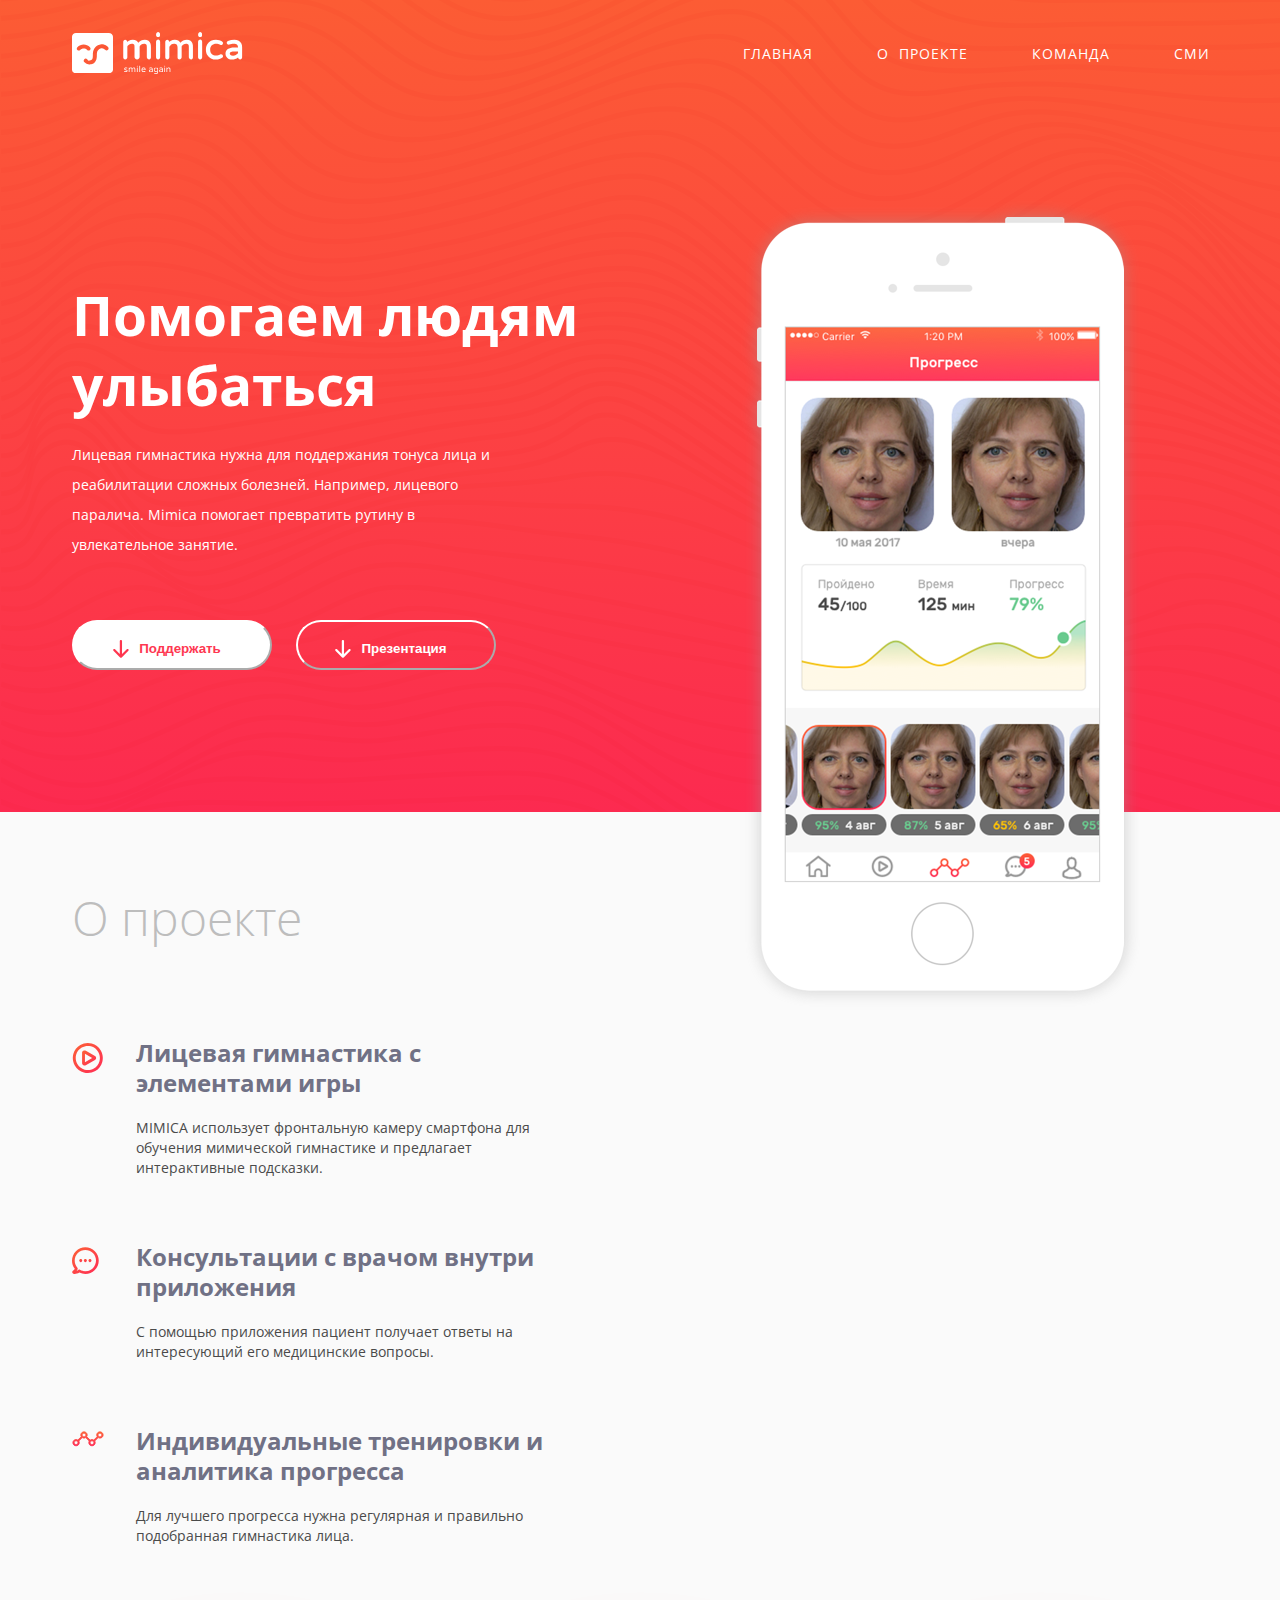
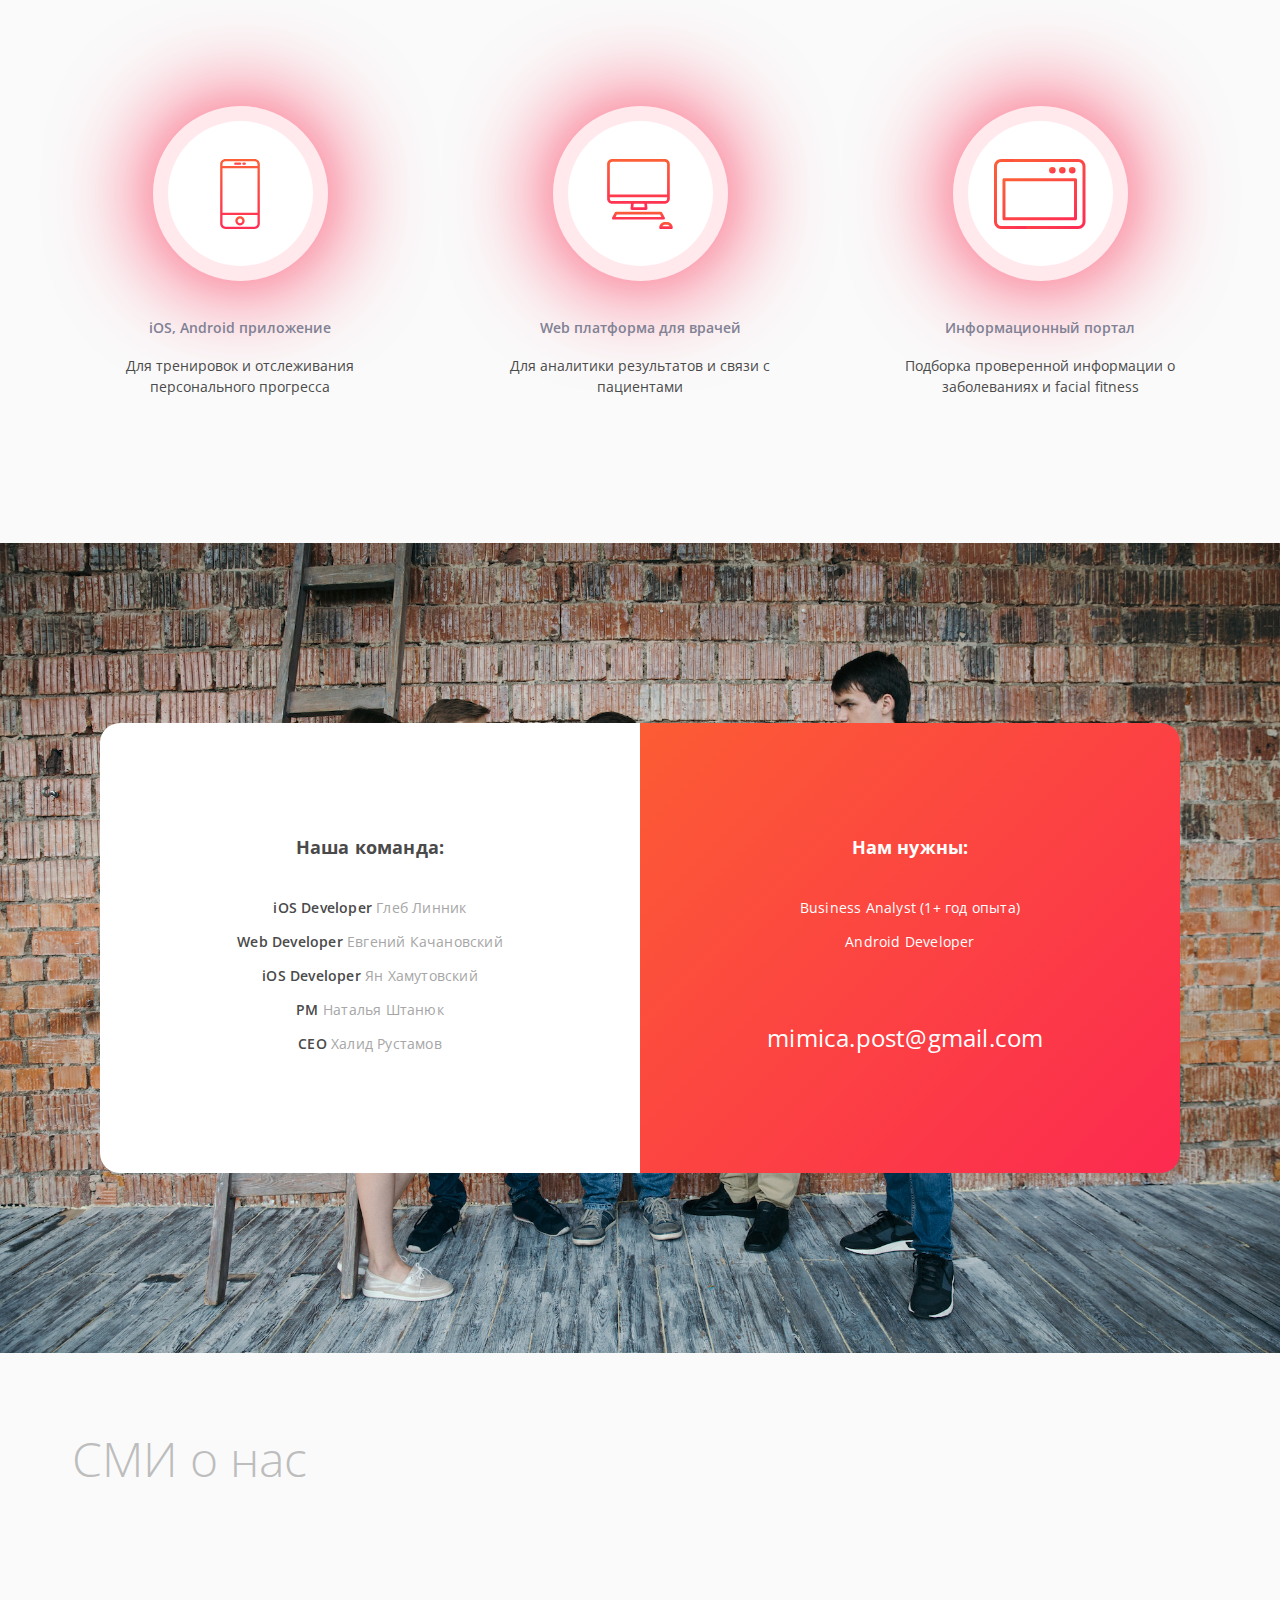
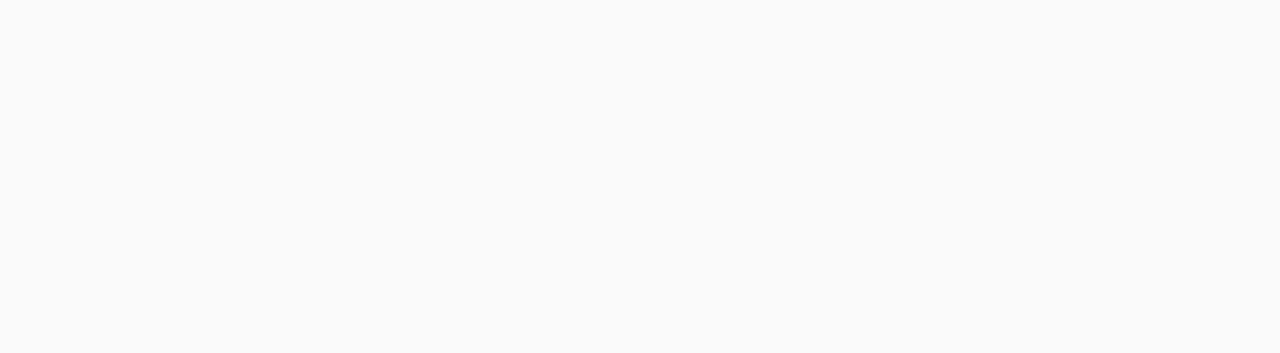
<file: index.html>
<!DOCTYPE html>
<html lang="en">
<head>
    <meta charset="UTF-8">
    <title>Mimica</title>
    <link rel="stylesheet" href="reset.css">
    <link rel="stylesheet" type="text/css" href="//fonts.googleapis.com/css?family=Open+Sans:300,400" />
    <link rel="stylesheet" href="style.css">
</head>
<body>
    <div class="main-layout">
        <nav class="menu">
            <div class="menu__content">
                <div class="menu__logo">
                    <img src="images/logo.svg">
                </div>
                <ul class="menu__items color--white">
                    <li><a href="#main">ГЛАВНАЯ</a></li>
                    <li><a href="#projects">О ПРОЕКТЕ</a></li>
                    <li><a href="#team">КОМАНДА</a></li>
                    <li><a href="#news">СМИ</a></li>
                </ul>
                <div class="clearer"></div>
            </div>
        </nav>
        <div class="block background--mimica" id="main">
            <div class="block__content first-block">
                <div class="block__left block--description">
                    <h1 class="main-heading color--white">Помогаем людям улыбаться</h1>
                    <p class="main-description color--white">
                        Лицевая гимнастика нужна для поддержания тонуса лица и реабилитации сложных болезней. Например, лицевого паралича. Mimica помогает превратить  рутину в увлекательное занятие.
                    </p>
                    <div class="buttons">
                        <a href="https://www.talaka.org/projects/2140/fund"><button class="button button--white"><img src="images/red-arrow.svg" class="button__image">Поддержать</button></a>
                        <button class="button button--transparent"><img src="images/white-arrow.svg" class="button__image">Презентация</button>
                    </div>
                </div>
                <div class="block__right block--phone">
                    <img src="images/phone_p.png">
                </div>
                <div class="clearer"></div>
            </div>
        </div>
        <div class="block background--light-gray" id="projects">
            <div class="block__content normal-padding">
                <div class="block__header">
                    <h2 class="block-title">О проекте</h2>
                </div>
                <div class="block__left">
                    <div id="project-items">
                        <div class="project-item">
                            <img class="project-item--icon" src="images/play.svg">
                            <div class="project-item--text">
                                <span class="project-item--header">Лицевая гимнастика с элементами игры</span>
                                <p class="project-item--content">
                                    MIMICA использует фронтальную камеру смартфона для обучения мимической гимнастике и предлагает интерактивные подсказки.
                                </p>
                            </div>
                        </div>
                        <div class="project-item">
                            <img class="project-item--icon" src="images/chat.svg">
                            <div class="project-item--text">
                                <span class="project-item--header">Консультации с врачом внутри приложения</span>
                                <p class="project-item--content">
                                    С помощью приложения пациент получает ответы на интересующий его медицинские вопросы.
                                </p>
                            </div>
                        </div>
                        <div class="project-item">
                            <img class="project-item--icon" src="images/chart.svg">
                            <div class="project-item--text">
                                <span class="project-item--header">Индивидуальные тренировки и аналитика прогресса</span>
                                <p class="project-item--content">
                                    Для лучшего прогресса  нужна регулярная и правильно подобранная  гимнастика лица.
                                </p>
                            </div>
                        </div>
                    </div>
                </div>
                <div class="clearer"></div>
                <div class="block__platforms">
                    <div class="platform">
                        <div class="circle">
                            <div class="img-container">
                                <img src="images/smartphone.svg">
                            </div>
                        </div>
                        <div class="platform-desc">
                            <span class="platform-title">iOS, Android приложение</span>
                            <p class="platform-text">Для тренировок и отслеживания персонального прогресса</p>
                        </div>
                    </div>
                    <div class="platform">
                        <div class="circle">
                            <div class="img-container">
                                <img src="images/computer.svg">
                            </div>
                        </div>
                        <div class="platform-desc">
                            <span class="platform-title">Web платформа для врачей</span>
                            <p class="platform-text">Для аналитики результатов и связи с пациентами</p>
                        </div>
                    </div>
                    <div class="platform">
                        <div class="circle">
                            <div class="img-container">
                                <img src="images/window.svg">
                            </div>
                        </div>
                        <div class="platform-desc">
                            <span class="platform-title">Информационный портал</span>
                            <p class="platform-text">Подборка проверенной информации о заболеваниях и facial fitness</p>
                        </div>
                    </div>
                </div>
            </div>
        </div>
        <div class="block background--team" id="team">
            <div class="block__content normal-padding">
                <div class="card">
                    <div class="block__left background--white">
                        <div class="centered">
                            <span class="card-title">Наша команда: </span>
                            <ul class="positions">
                                <li><span class="position" >iOS Developer</span> Глеб Линник</li>
                                <li><span class="position" >Web Developer</span> Евгений Качановский</li>
                                <li><span class="position" >iOS Developer</span> Ян Хамутовский</li>
                                <li><span class="position" >PM</span> Наталья Штанюк</li>
                                <li><span class="position" >CEO</span> Халид Рустамов</li>
                            </ul>
                        </div>
                    </div>
                    <div class="block__right background--mimica-no-pattern">
                        <div class="centered">
                            <span class="card-title">Нам нужны: </span>
                            <ul class="positions">
                                <li>Business Analyst (1+ год опыта)</li>
                                <li>Android Developer</li>
                            </ul>
                            <span class="post">mimica.post@gmail.com</span>
                        </div>
                    </div>
                    <div class="clearer"></div>
                </div>
            </div>
        </div>
        <div class="block background--light-gray" id="news">
            <div class="block__content normal-padding">
                <div class="block__header">
                    <h2 class="block-title">СМИ о нас</h2>
                </div>

            </div>
        </div>
    </div>
    <script src="script.js"></script>
</body>
</html>
</file>
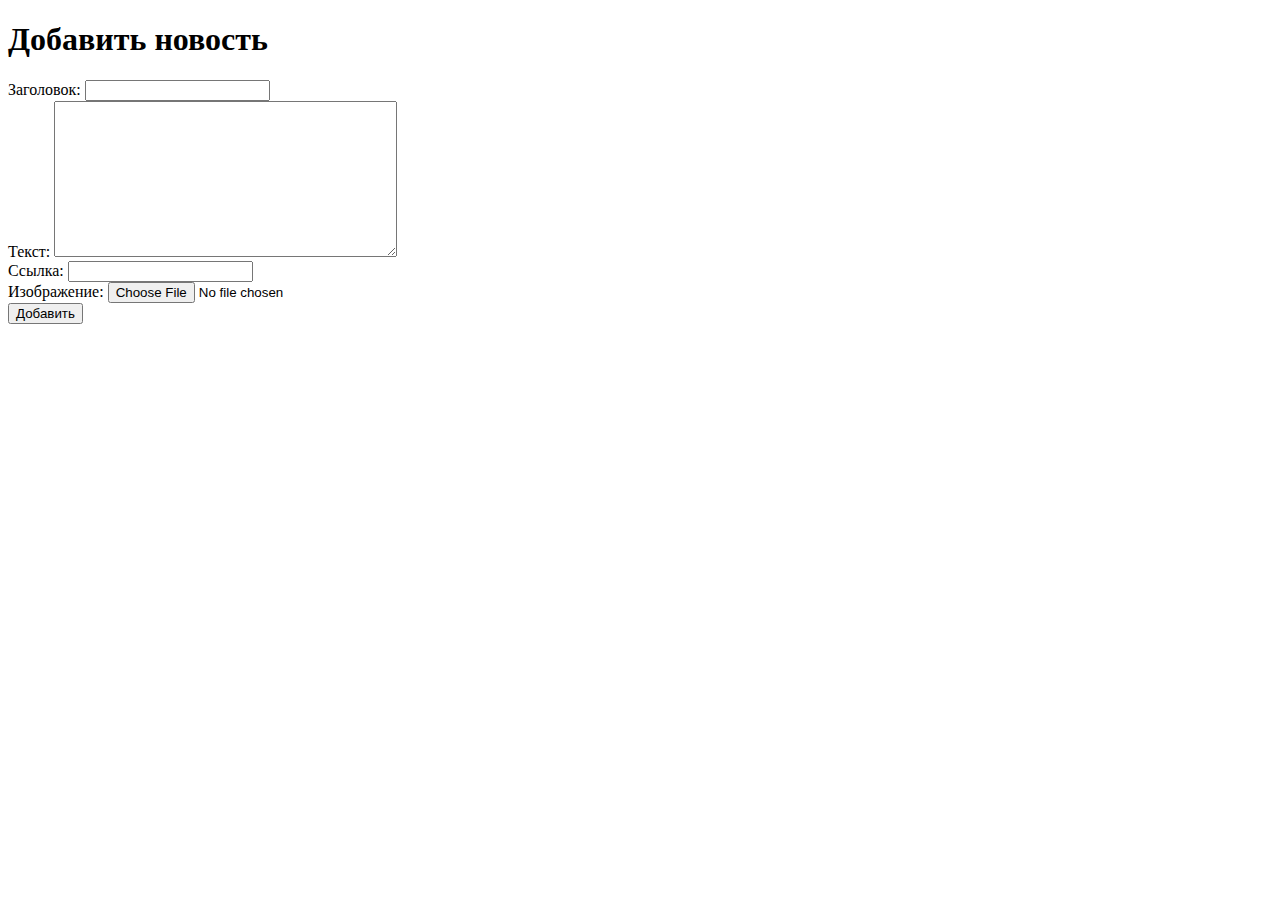
<file: admin.html>
<!DOCTYPE html>
<html lang="en">
<head>
    <meta charset="UTF-8">
    <title>Mimica</title>
</head>
<body>
    <h1>Добавить новость</h1>
    <div>
        <form action="server/addNews.php" method="post" enctype="multipart/form-data">
            <label>Заголовок: <input type="text" name="title" id="title"></label><br>
            <label>Текст: <textarea cols="40" rows="10" name="text" id="text"></textarea></label><br>
            <label>Ссылка: <input type="text" name="link" id="link"></label><br>
            <label>Изображение: <input type="file" name="image" id="image"></label><br>
            <input type="submit" value="Добавить" id="add" name="add">
        </form>
    </div>
</body>
</html>
</file>
<file: style.css>
.main-layout {
    width: 100%;
    font-family: "Open Sans", sans-serif;
    font-size: 14px;
}

.menu {
    position: absolute;
    top: 0;
    left: 0;
    width: 100%;
    padding-top: 32px;
    padding-bottom: 15px;
    box-sizing: border-box;
    transition: background-color 0.2s;
    z-index: 10;
}

.menu__content {
    width: 1200px;
    margin: auto;
}

.menu__logo {
    padding-left: 32px;
    float: left;
}

.menu__items {
    float: right;
}

.menu__items li {
    display: inline-block;
    padding: 15px 30px;
    letter-spacing: 1px;
    word-spacing: 5px;
}

.menu__items li a {
    color: inherit;
    text-decoration: none;
}

.block {
    width: 100%;
    min-height: 600px;
}

.background--mimica {
    background: url("images/pattern.svg"), linear-gradient(to bottom, #fc5c34, #fc2a50) ;
    background-size: cover;
    background-blend-mode: overlay;
}

.background--white {
    background-color: white;
}

.background--mimica-no-pattern {
    background: linear-gradient(135deg, #fc5c34, #fc2a50);
}

.background--light-gray {
    background-color: #fafafa;
}

.background--team {
    background: url("images/team_1.jpg");
    background-size: 100%;
    background-position-y: 100%;
}

.block__content {
    width: 1200px;
    margin: auto;
}

.first-block {
    padding-top: 200px;
    padding-bottom: 100px;
}

.block__left {
    width: 50%;
    float: left;
    padding: 32px;
    box-sizing: border-box;
}

.block--description{
    padding-top: 70px;
}

.color--white {
    color: #FFFFFF;
}

.main-heading {
    font-size: 55px;
    line-height: 70px;
    font-weight: bold;
    padding: 10px 0 20px;
}

.main-description {
    line-height: 30px;
    padding-right: 100px;
}

.button {
    background: none;
    width: 200px;
    height: 50px;
    margin: 10px 20px 10px 0;
    border-radius: 25px;
    font-weight: 600;
    border-color: white;
    outline: none;
}

.buttons {
    margin-top: 50px;
}

.button--white {
    background: white;
    color: #fe3851;
}

.button--transparent {
    background: transparent;
    color: white;
}

.button__image {
    position: relative;
    left: -10px;
    top: 5px;
}

.block__right {
    float: left;
    width: 50%;
    padding: 32px;
    box-sizing: border-box;
}

.block--phone {
    height: 0;
    text-align: center;
    padding: 0;
}

.block--phone img {
    /*width: 65%;*/
    position: relative;
}

.clearer {
    clear: both;
    height: 0 !important;
}

.normal-padding {
    padding: 50px 0;
}

.block__header {
    padding: 0 32px;
}

h2.block-title {
    font-size: 48px;
    font-weight: 100;
    display: inline-block;
    padding: 32px 0;
    color: #bdbdbd;
}

.project-item {
    padding: 32px;
}

.project-item .project-item--icon {
    position: relative;
    max-width: 32px;
    top: 5px;
    left: -32px;
    float: left;
}

.project-item .project-item--text {
    padding: 0 32px;
}

.project-item .project-item--header {
    font-size: 24px;
    font-weight: bold;
    line-height: 30px;
    display: inline-block;
    margin-bottom: 20px;
    color: #707185;
}

.project-item .project-item--content {
    line-height: 20px;
    color: #4a4a4a;
}

.block__platforms {
    display: flex;
    padding: 64px 0;
}

.platform {
    flex: 1;
    padding: 32px;
    text-align: center;
}

.circle {
    width: 175px;
    height: 175px;
    border-radius: 50%;
    background-color: white;
    margin: auto;
    box-shadow: #fc2a50 0 0 100px 0, rgba(252, 42, 80, 0.1) 0 0 0 15px inset;
}

.img-container {
    height: 40%;
    padding-top: 30%;
    text-align: center;
}

.img-container img {
    height: 100%;
}

.platform-desc {
    padding-top: 40px;
}

.platform-title {
    color: #818194;
    font-weight: 600;
}

.platform-text {
    padding-top: 20px;
    color: #4a4a4a;
    line-height: 1.5;
}

.card {
    width: 90%;
    margin: 130px auto;
    height: 450px;
    letter-spacing: 0.2px;
}

.card > div {
    height: 100%;
}

.card .block__left {
    border-radius: 20px 0 0 20px;
}

.card .block__right {
    border-radius: 0 20px 20px 0;
}

.centered {
    width: 60%;
    margin: 10% auto 0 auto;
    text-align: center;
    height: 90%;
    position: relative;
}

.card-title {
    font-size: 18px;
    font-weight: bold;
    padding: 35px 0;
    display: inline-block;
}

.card .block__left .card-title {
    color: #4a4a4a;
}

.card .block__left .positions li{
    color: #a6a6a6;
    padding: 10px 0;
}

.card .block__left .positions .position {
    font-weight: 600;
    color: #4a4a4a;
}

.card .block__right .card-title {
    color: white;
}

.card .block__right .positions li{
    color: white;
    padding: 10px 0;
}

.card .post {
    color: white;
    font-size: 24px;
    display: inline-block;
    position: absolute;
    bottom: 100px;
    left: 0;
}

.news-block {
    margin: 32px;
    height: 300px;
    box-sizing: border-box;
    border-radius: 20px;
    box-shadow: black 0 0 40px -10px;
    color: #707185;
}

.news-block > div {
    height: 100%;
}

.news-block .block__left {
    width: 40%;
    padding: 0;
    border-radius: 20px 0 0 20px;
    background-color: white;
    overflow: hidden;
}

.news-block .block__left img.tall {
    max-height: 100%;
    width: auto;
}

.news-block .block__left img.wide {
    max-width: 100%;
    height: auto;
}

.news-block .block__right {
    width: 60%;
    border-radius: 0 20px 20px 0;
    background-color: white;
    padding-right: 50px;
}

.news-title {
    font-size: 30px;
    padding: 10px 0 30px 0;
    font-weight: bold;
    display: inline-block;
}

.news-text {
    line-height: 1.5;
}

@media (max-width: 1199px) {
    .block__content {
        width: 100%;
    }
    .menu__content {
        width: 100%;
    }
    .block__left, .block__right {
        width: 100%;
        float: none;
    }
    .block--phone {
        display: none;
    }
    .block__platforms {
        flex-direction: column;
    }
    .card {
        height: auto;
        margin: auto;
    }
    .card > div {
        height: 450px;
    }
    .card .block__left {
        border-radius: 20px 20px 0 0;
    }
    .card .block__right {
        border-radius: 0 0 20px 20px;
    }
    .card .post {
        left: 15%;
    }
    .news-block .block__right, .news-block .block__left  {
        float: left;
    }
    .news-block {
        height: 350px;
    }
    .news-title {
        font-size: 20px;
    }
}
</file>
